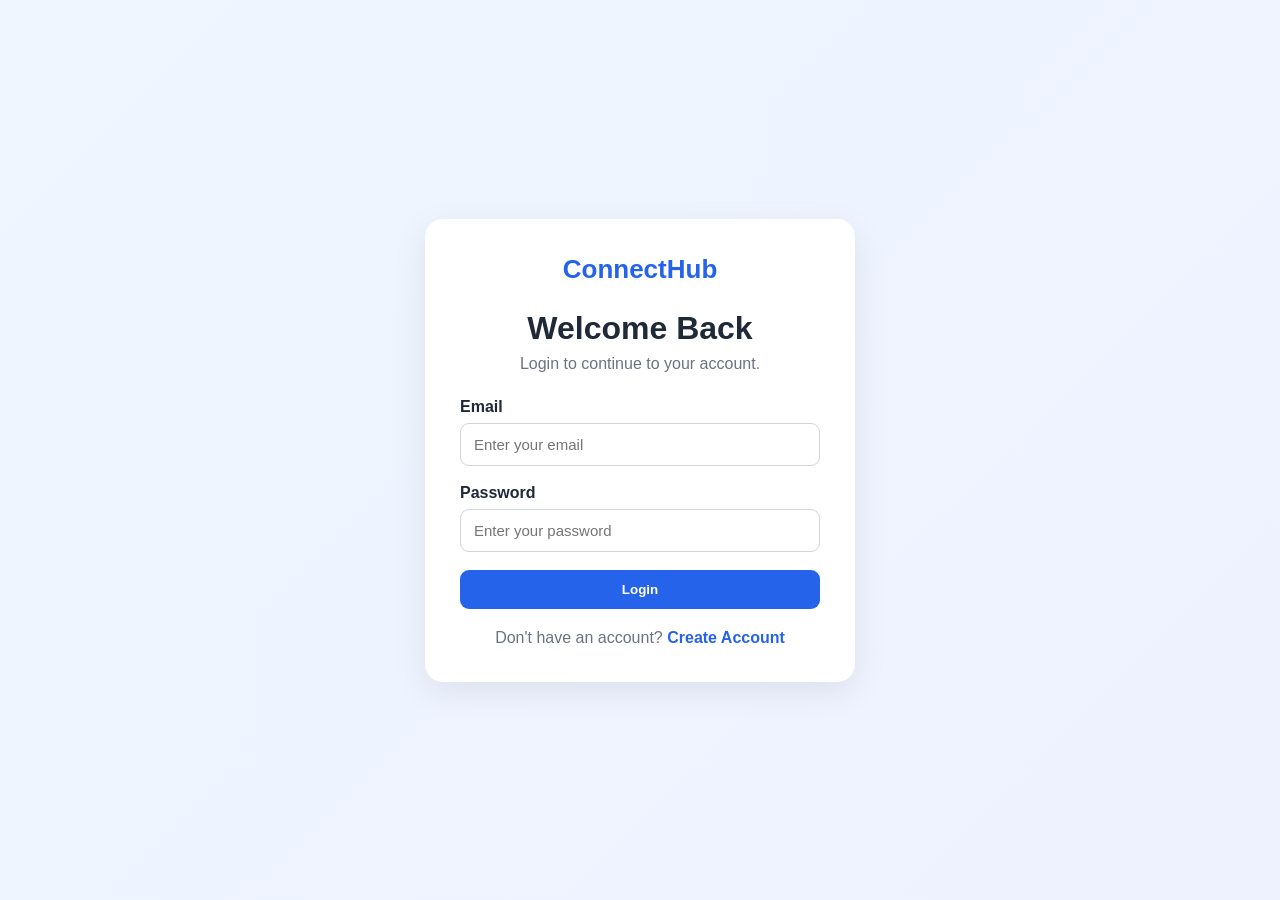
<file: frontend/index.html>
<!DOCTYPE html>
<html lang="en">

<head>
    <meta charset="UTF-8">
    <meta name="viewport" content="width=device-width, initial-scale=1.0">
    <title>ConnectHub - Social Media</title>
    <link rel="stylesheet" href="css/style.css">
</head>

<body>

    <header class="navbar">
        <div class="nav-container">
            <a href="index.html" class="logo">ConnectHub</a>

            <nav>
                <a href="index.html">Home</a>
                <a href="profile.html">Profile</a>
                <a href="create-post.html">Create Post</a>
                <button id="logoutBtn" class="logout-btn">Logout</button>
            </nav>
        </div>
    </header>

    <main class="container">

        <section class="welcome-card">
            <div>
                <h1>Welcome to ConnectHub 👋</h1>
                <p>Share your thoughts, connect with people and discover new posts.</p>
            </div>
            <a href="create-post.html" class="primary-btn">+ Create Post</a>
        </section>

        <section class="feed-section">
            <div class="section-heading">
                <h2>Latest Posts</h2>
                <button onclick="loadPosts()" class="refresh-btn">↻ Refresh</button>
            </div>

            <div id="postsContainer">
                <div class="loading">Loading posts...</div>
            </div>
        </section>

    </main>

    <script src="js/auth.js"></script>
    <script src="js/main.js"></script>

</body>

</html>
</file>
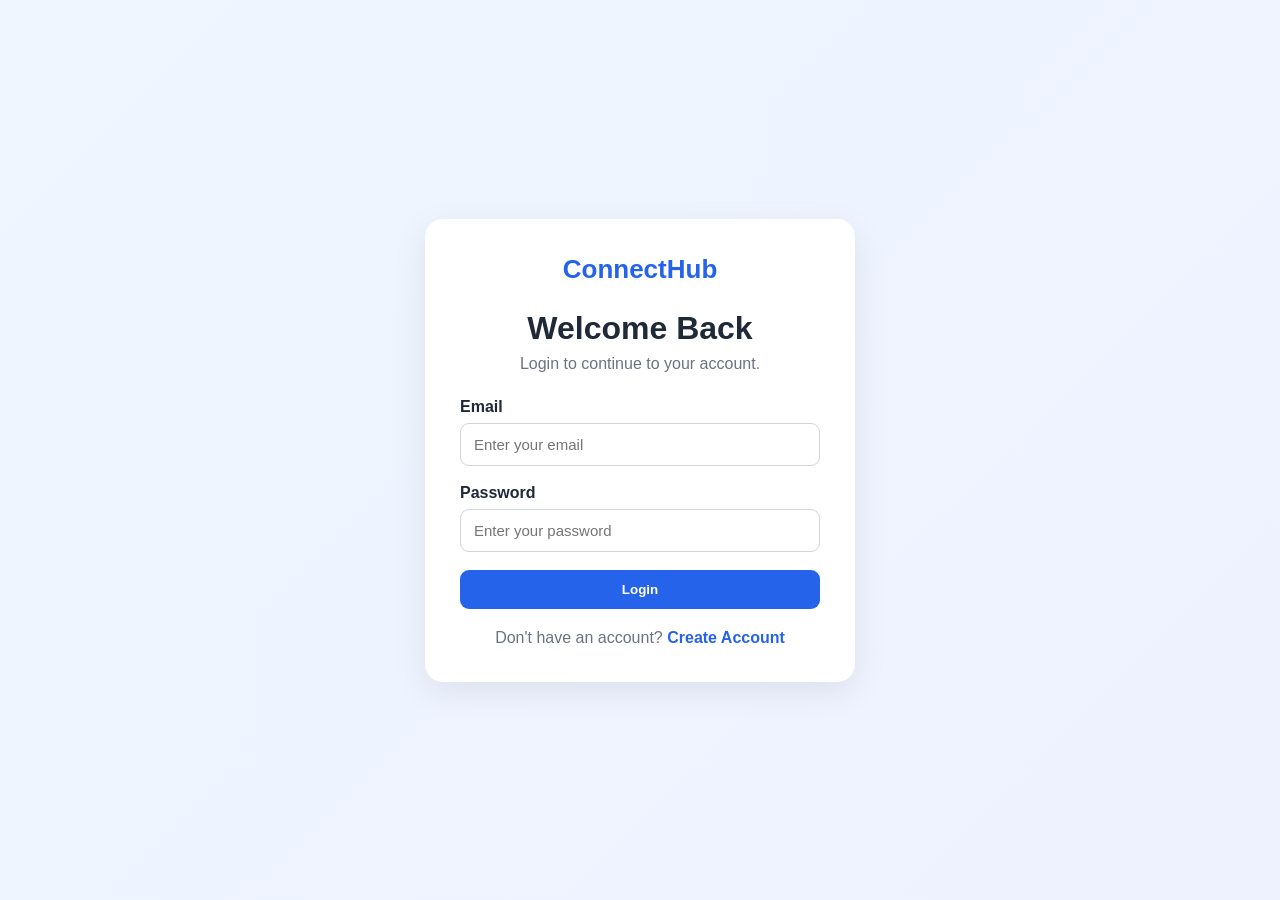
<file: frontend/create-post.html>
<!DOCTYPE html>
<html lang="en">

<head>
    <meta charset="UTF-8">
    <meta name="viewport" content="width=device-width, initial-scale=1.0">
    <title>Create Post - ConnectHub</title>
    <link rel="stylesheet" href="css/style.css">
</head>

<body>

    <header class="navbar">
        <div class="nav-container">
            <a href="index.html" class="logo">ConnectHub</a>

            <nav>
                <a href="index.html">Home</a>
                <a href="profile.html">Profile</a>
                <a href="create-post.html">Create Post</a>
                <button id="logoutBtn" class="logout-btn">Logout</button>
            </nav>
        </div>
    </header>

    <main class="container small-container">

        <section class="create-card">

            <h1>Create New Post</h1>
            <p>Share something with the ConnectHub community.</p>

            <form id="postForm">

                <div class="form-group">
                    <label>What's on your mind?</label>

                    <textarea id="content" rows="7" placeholder="Write something..." required></textarea>
                </div>

                <div class="form-group">
                    <label>Image URL <span>(optional)</span></label>

                    <input type="url" id="image" placeholder="https://example.com/image.jpg">
                </div>

                <button type="submit" class="primary-btn full-btn">
                    Publish Post
                </button>

            </form>

            <p id="postMessage" class="message"></p>

        </section>

    </main>

    <script src="js/auth.js"></script>
    <script src="js/post.js"></script>

</body>

</html>
</file>
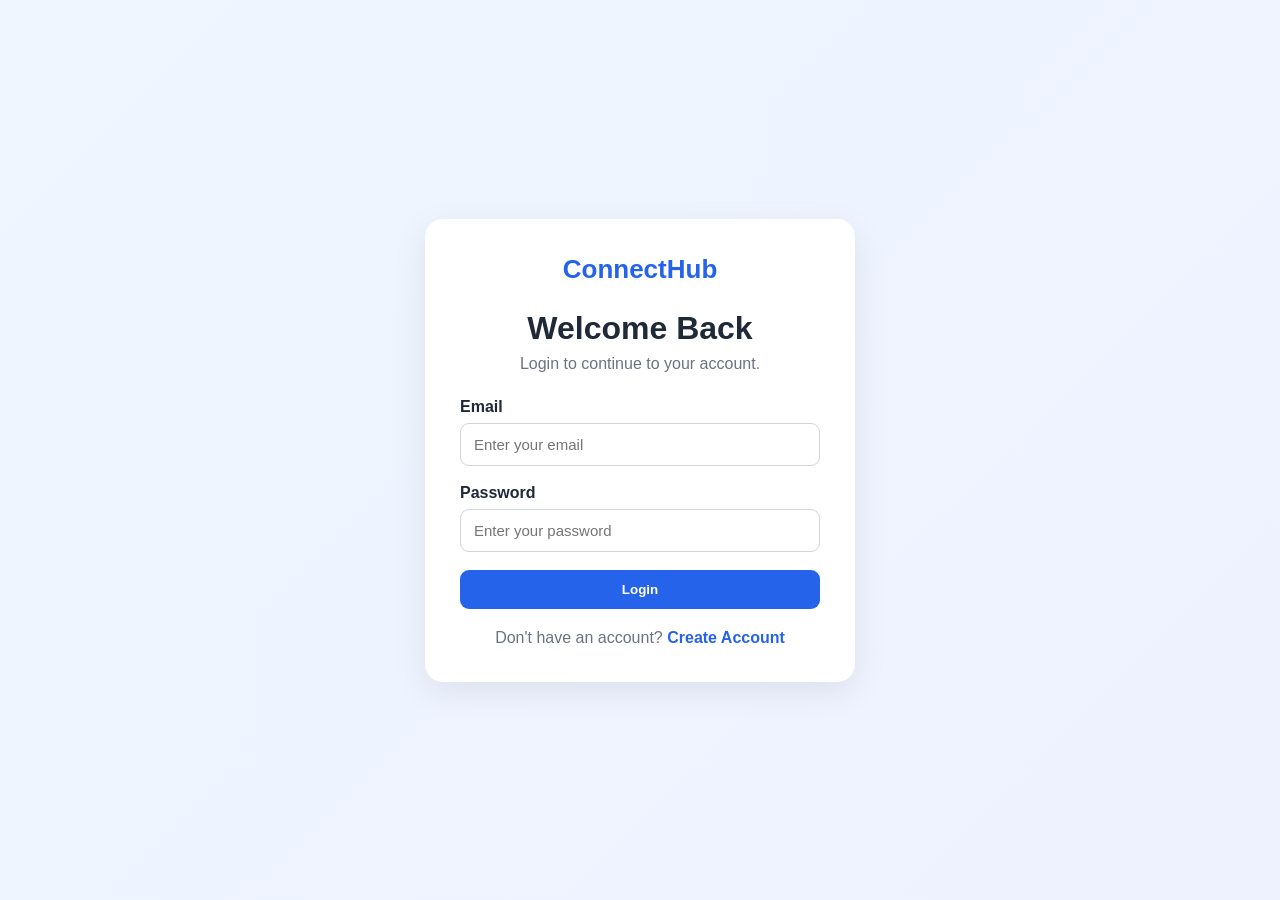
<file: frontend/login.html>
<!DOCTYPE html>
<html lang="en">

<head>
    <meta charset="UTF-8">
    <meta name="viewport" content="width=device-width, initial-scale=1.0">
    <title>Login - ConnectHub</title>
    <link rel="stylesheet" href="css/style.css">
</head>

<body class="auth-body">

    <div class="auth-card">

        <div class="auth-logo">ConnectHub</div>

        <h1>Welcome Back</h1>
        <p class="auth-subtitle">Login to continue to your account.</p>

        <form id="loginForm">

            <div class="form-group">
                <label>Email</label>
                <input type="email" id="email" placeholder="Enter your email" required>
            </div>

            <div class="form-group">
                <label>Password</label>
                <input type="password" id="password" placeholder="Enter your password" required>
            </div>

            <button type="submit" class="primary-btn full-btn">
                Login
            </button>

        </form>

        <p id="loginMessage" class="message"></p>

        <p class="auth-switch">
            Don't have an account?
            <a href="register.html">Create Account</a>
        </p>

    </div>

    <script src="js/auth.js"></script>

</body>

</html>
</file>
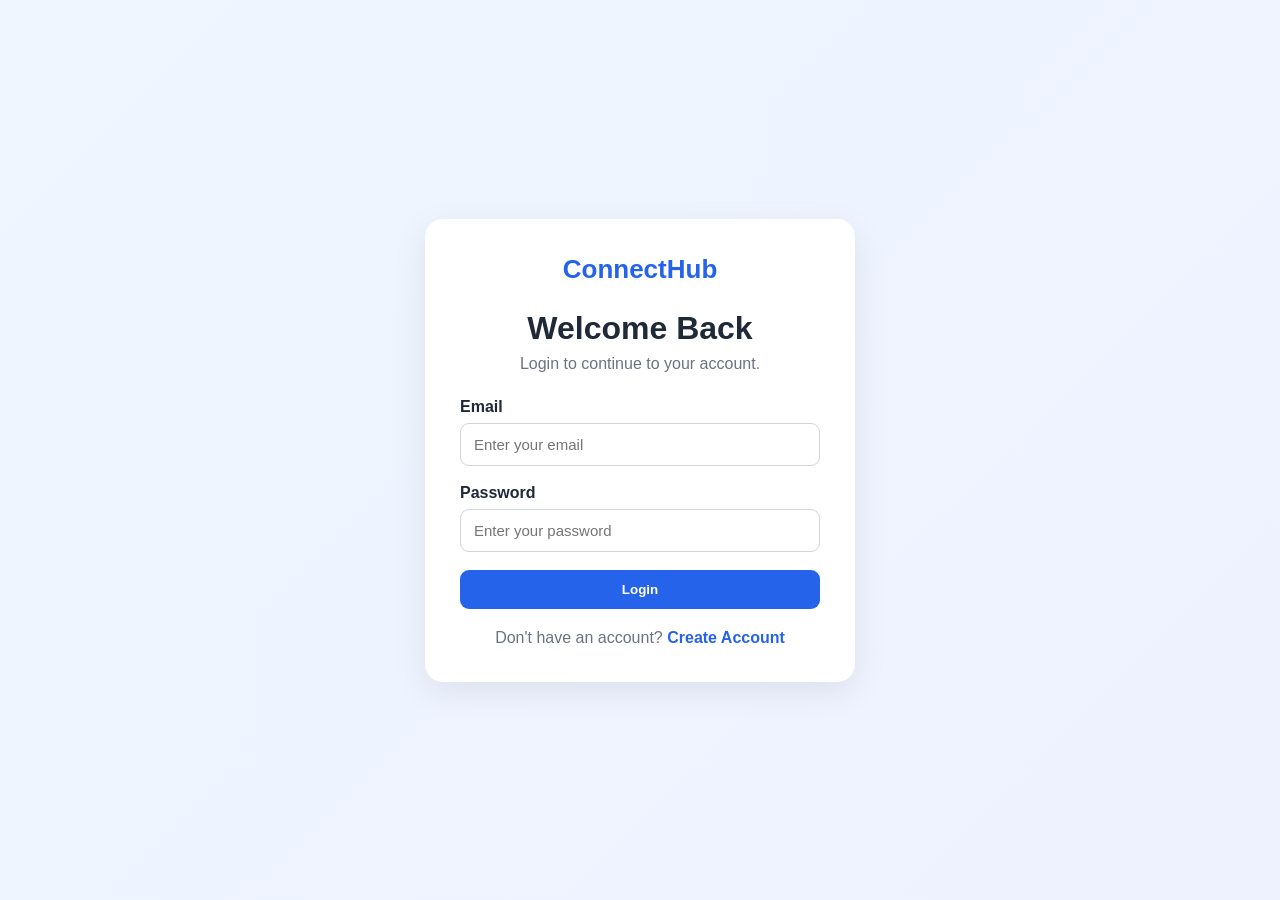
<file: frontend/profile.html>
<!DOCTYPE html>
<html lang="en">

<head>
    <meta charset="UTF-8">
    <meta name="viewport" content="width=device-width, initial-scale=1.0">
    <title>Profile - ConnectHub</title>
    <link rel="stylesheet" href="css/style.css">
</head>

<body>

    <header class="navbar">
        <div class="nav-container">
            <a href="index.html" class="logo">ConnectHub</a>

            <nav>
                <a href="index.html">Home</a>
                <a href="profile.html">Profile</a>
                <a href="create-post.html">Create Post</a>
                <button id="logoutBtn" class="logout-btn">Logout</button>
            </nav>
        </div>
    </header>

    <main class="container">

        <section id="profileContainer" class="profile-card">
            <div class="loading">Loading profile...</div>
        </section>

        <section class="feed-section">
            <div class="section-heading">
                <h2>User Posts</h2>
            </div>

            <div id="profilePosts">
                <div class="loading">Loading posts...</div>
            </div>
        </section>

    </main>

    <script src="js/auth.js"></script>
    <script src="js/profile.js"></script>

</body>

</html>
</file>
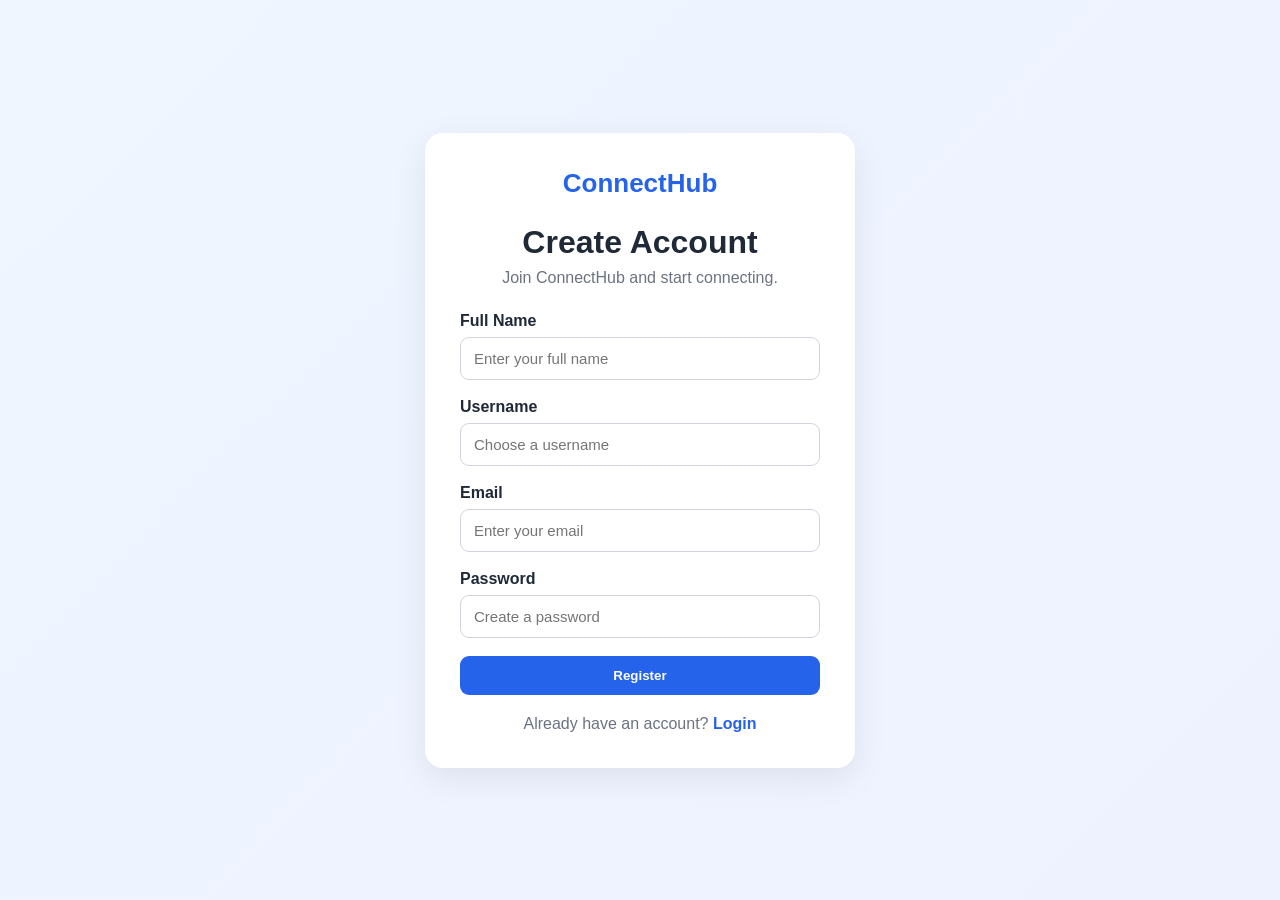
<file: frontend/register.html>
<!DOCTYPE html>
<html lang="en">

<head>
    <meta charset="UTF-8">
    <meta name="viewport" content="width=device-width, initial-scale=1.0">
    <title>Create Account - ConnectHub</title>
    <link rel="stylesheet" href="css/style.css">
</head>

<body class="auth-body">

    <div class="auth-card">

        <div class="auth-logo">ConnectHub</div>

        <h1>Create Account</h1>
        <p class="auth-subtitle">Join ConnectHub and start connecting.</p>

        <form id="registerForm">

            <div class="form-group">
                <label>Full Name</label>
                <input type="text" id="name" placeholder="Enter your full name" required>
            </div>

            <div class="form-group">
                <label>Username</label>
                <input type="text" id="username" placeholder="Choose a username" required>
            </div>

            <div class="form-group">
                <label>Email</label>
                <input type="email" id="email" placeholder="Enter your email" required>
            </div>

            <div class="form-group">
                <label>Password</label>
                <input type="password" id="password" placeholder="Create a password" required>
            </div>

            <button type="submit" class="primary-btn full-btn">
                Register
            </button>

        </form>

        <p id="registerMessage" class="message"></p>

        <p class="auth-switch">
            Already have an account?
            <a href="login.html">Login</a>
        </p>

    </div>

    <script src="js/auth.js"></script>

</body>

</html>
</file>
<file: frontend/css/style.css>
* {
    margin: 0;
    padding: 0;
    box-sizing: border-box;
}

:root {
    --primary: #2563eb;
    --primary-dark: #1d4ed8;
    --background: #f4f7fb;
    --card: #ffffff;
    --text: #1f2937;
    --muted: #6b7280;
    --border: #e5e7eb;
    --danger: #dc2626;
    --success: #16a34a;
}

body {
    font-family: Arial, Helvetica, sans-serif;
    background: var(--background);
    color: var(--text);
    min-height: 100vh;
}

/* NAVBAR */

.navbar {
    background: #ffffff;
    border-bottom: 1px solid var(--border);
    position: sticky;
    top: 0;
    z-index: 1000;
}

.nav-container {
    max-width: 1150px;
    margin: auto;
    min-height: 70px;
    padding: 0 20px;

    display: flex;
    align-items: center;
    justify-content: space-between;
    gap: 20px;
}

.logo {
    text-decoration: none;
    color: var(--primary);
    font-size: 25px;
    font-weight: 800;
}

nav {
    display: flex;
    align-items: center;
    gap: 8px;
}

nav a {
    text-decoration: none;
    color: var(--text);
    padding: 10px 13px;
    border-radius: 8px;
    font-weight: 600;
}

nav a:hover {
    background: #eff6ff;
    color: var(--primary);
}

.logout-btn {
    border: none;
    background: #fee2e2;
    color: var(--danger);
    padding: 10px 14px;
    border-radius: 8px;
    cursor: pointer;
    font-weight: 600;
}

.logout-btn:hover {
    background: #fecaca;
}

/* CONTAINER */

.container {
    width: 92%;
    max-width: 900px;
    margin: 35px auto;
}

.small-container {
    max-width: 700px;
}

/* WELCOME */

.welcome-card {
    background: linear-gradient(135deg, #2563eb, #4f46e5);
    color: white;
    border-radius: 18px;
    padding: 30px;

    display: flex;
    align-items: center;
    justify-content: space-between;
    gap: 20px;

    margin-bottom: 30px;
}

.welcome-card h1 {
    margin-bottom: 8px;
    font-size: 28px;
}

.welcome-card p {
    opacity: 0.9;
}

/* BUTTONS */

.primary-btn {
    display: inline-block;
    border: none;
    background: var(--primary);
    color: white;
    text-decoration: none;
    padding: 12px 18px;
    border-radius: 9px;
    cursor: pointer;
    font-weight: 700;
    transition: 0.2s;
}

.primary-btn:hover {
    background: var(--primary-dark);
    transform: translateY(-1px);
}

.welcome-card .primary-btn {
    background: white;
    color: var(--primary);
    white-space: nowrap;
}

.full-btn {
    width: 100%;
}

.refresh-btn {
    border: 1px solid var(--border);
    background: white;
    padding: 8px 13px;
    border-radius: 8px;
    cursor: pointer;
}

/* SECTIONS */

.feed-section {
    margin-top: 20px;
}

.section-heading {
    display: flex;
    justify-content: space-between;
    align-items: center;
    margin-bottom: 18px;
}

.section-heading h2 {
    font-size: 22px;
}

/* POST CARD */

.post-card {
    background: var(--card);
    border: 1px solid var(--border);
    border-radius: 15px;
    padding: 20px;
    margin-bottom: 18px;
    box-shadow: 0 4px 15px rgba(0, 0, 0, 0.04);
}

.post-header {
    display: flex;
    align-items: center;
    gap: 12px;
    margin-bottom: 15px;
}

.avatar {
    width: 45px;
    height: 45px;
    border-radius: 50%;
    background: #dbeafe;
    color: var(--primary);

    display: flex;
    align-items: center;
    justify-content: center;

    font-weight: 800;
    font-size: 18px;

    flex-shrink: 0;
}

.post-user {
    font-weight: 700;
}

.post-username {
    color: var(--muted);
    font-size: 14px;
    margin-top: 3px;
}

.post-content {
    font-size: 16px;
    line-height: 1.7;
    margin-bottom: 15px;
    white-space: pre-wrap;
}

.post-image {
    width: 100%;
    max-height: 450px;
    object-fit: cover;
    border-radius: 12px;
    margin-bottom: 15px;
}

.post-actions {
    display: flex;
    gap: 10px;
    padding-top: 12px;
    border-top: 1px solid var(--border);
}

.action-btn {
    border: none;
    background: #f3f4f6;
    padding: 9px 13px;
    border-radius: 8px;
    cursor: pointer;
    font-weight: 600;
}

.action-btn:hover {
    background: #e5e7eb;
}

.like-btn.liked {
    background: #fee2e2;
    color: var(--danger);
}

/* COMMENTS */

.comments-section {
    margin-top: 15px;
    border-top: 1px solid var(--border);
    padding-top: 15px;
}

.comment-form {
    display: flex;
    gap: 8px;
}

.comment-form input {
    flex: 1;
}

.comment-form button {
    border: none;
    background: var(--primary);
    color: white;
    border-radius: 8px;
    padding: 0 15px;
    cursor: pointer;
}

.comment-list {
    margin-top: 15px;
}

.comment-item {
    background: #f8fafc;
    padding: 10px 12px;
    border-radius: 9px;
    margin-bottom: 8px;
}

.comment-author {
    font-weight: 700;
    font-size: 14px;
}

.comment-text {
    margin-top: 3px;
    color: #4b5563;
}

/* FORMS */

.auth-body {
    min-height: 100vh;
    display: flex;
    align-items: center;
    justify-content: center;
    padding: 25px;
    background: linear-gradient(135deg, #eff6ff, #eef2ff);
}

.auth-card {
    background: white;
    width: 100%;
    max-width: 430px;
    padding: 35px;
    border-radius: 18px;
    box-shadow: 0 10px 35px rgba(0, 0, 0, 0.08);
}

.auth-logo {
    color: var(--primary);
    font-size: 26px;
    font-weight: 800;
    text-align: center;
    margin-bottom: 25px;
}

.auth-card h1 {
    text-align: center;
    margin-bottom: 8px;
}

.auth-subtitle {
    text-align: center;
    color: var(--muted);
    margin-bottom: 25px;
}

.form-group {
    margin-bottom: 18px;
}

.form-group label {
    display: block;
    font-weight: 600;
    margin-bottom: 7px;
}

.form-group label span {
    color: var(--muted);
    font-weight: normal;
    font-size: 13px;
}

input,
textarea {
    width: 100%;
    border: 1px solid #d1d5db;
    border-radius: 9px;
    padding: 12px 13px;
    font-size: 15px;
    font-family: inherit;
    outline: none;
    background: white;
}

input:focus,
textarea:focus {
    border-color: var(--primary);
    box-shadow: 0 0 0 3px rgba(37, 99, 235, 0.1);
}

textarea {
    resize: vertical;
}

.auth-switch {
    text-align: center;
    margin-top: 20px;
    color: var(--muted);
}

.auth-switch a {
    color: var(--primary);
    font-weight: 700;
    text-decoration: none;
}

.message {
    margin-top: 15px;
    text-align: center;
    font-weight: 600;
}

/* CREATE POST */

.create-card {
    background: white;
    border: 1px solid var(--border);
    border-radius: 16px;
    padding: 30px;
    box-shadow: 0 4px 18px rgba(0, 0, 0, 0.04);
}

.create-card h1 {
    margin-bottom: 8px;
}

.create-card > p {
    color: var(--muted);
    margin-bottom: 25px;
}

/* PROFILE */

.profile-card {
    background: white;
    border: 1px solid var(--border);
    border-radius: 16px;
    padding: 30px;
    margin-bottom: 30px;
}

.profile-header {
    display: flex;
    align-items: center;
    gap: 20px;
}

.profile-avatar {
    width: 90px;
    height: 90px;
    border-radius: 50%;
    background: #dbeafe;
    color: var(--primary);

    display: flex;
    align-items: center;
    justify-content: center;

    font-size: 32px;
    font-weight: 800;
    flex-shrink: 0;
}

.profile-info h1 {
    margin-bottom: 5px;
}

.profile-info .username {
    color: var(--muted);
    margin-bottom: 10px;
}

.profile-bio {
    line-height: 1.6;
}

.profile-stats {
    display: flex;
    gap: 30px;
    margin-top: 22px;
}

.stat {
    text-align: center;
}

.stat strong {
    display: block;
    font-size: 21px;
}

.stat span {
    color: var(--muted);
    font-size: 14px;
}

.follow-btn {
    margin-left: auto;
}

/* LOADING */

.loading {
    text-align: center;
    padding: 35px;
    color: var(--muted);
}

/* EMPTY */

.empty-state {
    background: white;
    border: 1px dashed #cbd5e1;
    border-radius: 14px;
    padding: 40px 20px;
    text-align: center;
    color: var(--muted);
}

/* MOBILE */

@media (max-width: 768px) {

    .nav-container {
        flex-direction: column;
        padding: 15px;
    }

    nav {
        width: 100%;
        justify-content: center;
        flex-wrap: wrap;
    }

    nav a {
        font-size: 14px;
        padding: 8px 9px;
    }

    .welcome-card {
        flex-direction: column;
        align-items: flex-start;
    }

    .welcome-card h1 {
        font-size: 23px;
    }

    .container {
        width: 94%;
        margin-top: 25px;
    }

    .profile-header {
        align-items: flex-start;
        flex-wrap: wrap;
    }

    .follow-btn {
        margin-left: 0;
        width: 100%;
    }
}

/* SMALL MOBILE */

@media (max-width: 480px) {

    .logo {
        font-size: 22px;
    }

    nav {
        gap: 3px;
    }

    nav a,
    .logout-btn {
        font-size: 12px;
        padding: 7px 8px;
    }

    .welcome-card {
        padding: 22px;
    }

    .welcome-card h1 {
        font-size: 21px;
    }

    .welcome-card .primary-btn {
        width: 100%;
        text-align: center;
    }

    .post-card {
        padding: 15px;
    }

    .post-actions {
        flex-wrap: wrap;
    }

    .comment-form {
        flex-direction: column;
    }

    .comment-form button {
        padding: 10px;
    }

    .auth-card {
        padding: 25px 20px;
    }

    .create-card {
        padding: 22px 17px;
    }

    .profile-card {
        padding: 20px;
    }

    .profile-avatar {
        width: 70px;
        height: 70px;
        font-size: 25px;
    }

    .profile-stats {
        justify-content: space-between;
        gap: 10px;
    }
}
</file>
